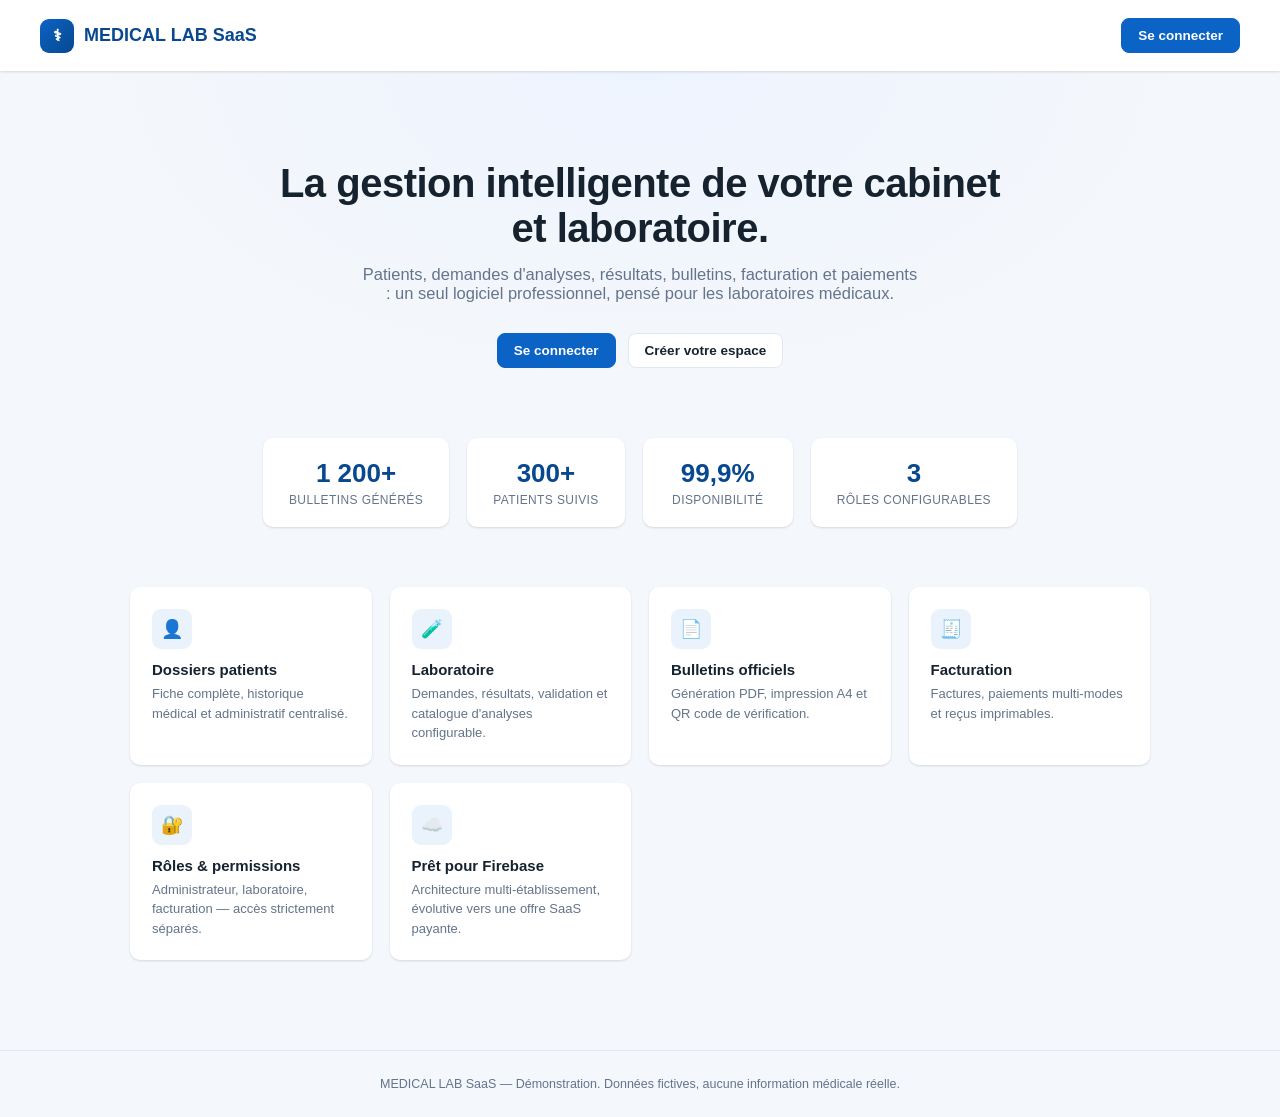
<file: index.html>
<!DOCTYPE html>
<html lang="fr">
<head>
<meta charset="UTF-8">
<meta name="viewport" content="width=device-width, initial-scale=1.0">
<title>MEDICAL LAB SaaS — Gestion de cabinet médical & laboratoire</title>
<link rel="stylesheet" href="css/main.css">
</head>
<body>
<div class="landing-nav">
  <div class="brand"><span class="logo-dot">⚕</span> MEDICAL LAB SaaS</div>
  <div><a href="login.html" class="btn btn-primary">Se connecter</a></div>
</div>

<section class="hero">
  <h1>La gestion intelligente de votre cabinet et laboratoire.</h1>
  <p class="lead">Patients, demandes d'analyses, résultats, bulletins, facturation et paiements : un seul logiciel professionnel, pensé pour les laboratoires médicaux.</p>
  <div class="cta">
    <a href="login.html" class="btn btn-primary">Se connecter</a>
    <a href="login.html" class="btn">Créer votre espace</a>
  </div>
</section>

<div class="stats-row">
  <div class="stat-card"><div class="num">1 200+</div><div class="lbl">Bulletins générés</div></div>
  <div class="stat-card"><div class="num">300+</div><div class="lbl">Patients suivis</div></div>
  <div class="stat-card"><div class="num">99,9%</div><div class="lbl">Disponibilité</div></div>
  <div class="stat-card"><div class="num">3</div><div class="lbl">Rôles configurables</div></div>
</div>

<div class="features">
  <div class="feature-card"><div class="ico">👤</div><h4>Dossiers patients</h4><p>Fiche complète, historique médical et administratif centralisé.</p></div>
  <div class="feature-card"><div class="ico">🧪</div><h4>Laboratoire</h4><p>Demandes, résultats, validation et catalogue d'analyses configurable.</p></div>
  <div class="feature-card"><div class="ico">📄</div><h4>Bulletins officiels</h4><p>Génération PDF, impression A4 et QR code de vérification.</p></div>
  <div class="feature-card"><div class="ico">🧾</div><h4>Facturation</h4><p>Factures, paiements multi-modes et reçus imprimables.</p></div>
  <div class="feature-card"><div class="ico">🔐</div><h4>Rôles & permissions</h4><p>Administrateur, laboratoire, facturation — accès strictement séparés.</p></div>
  <div class="feature-card"><div class="ico">☁️</div><h4>Prêt pour Firebase</h4><p>Architecture multi-établissement, évolutive vers une offre SaaS payante.</p></div>
</div>

<div class="landing-footer">MEDICAL LAB SaaS — Démonstration. Données fictives, aucune information médicale réelle.</div>
</body>
</html>
</file>
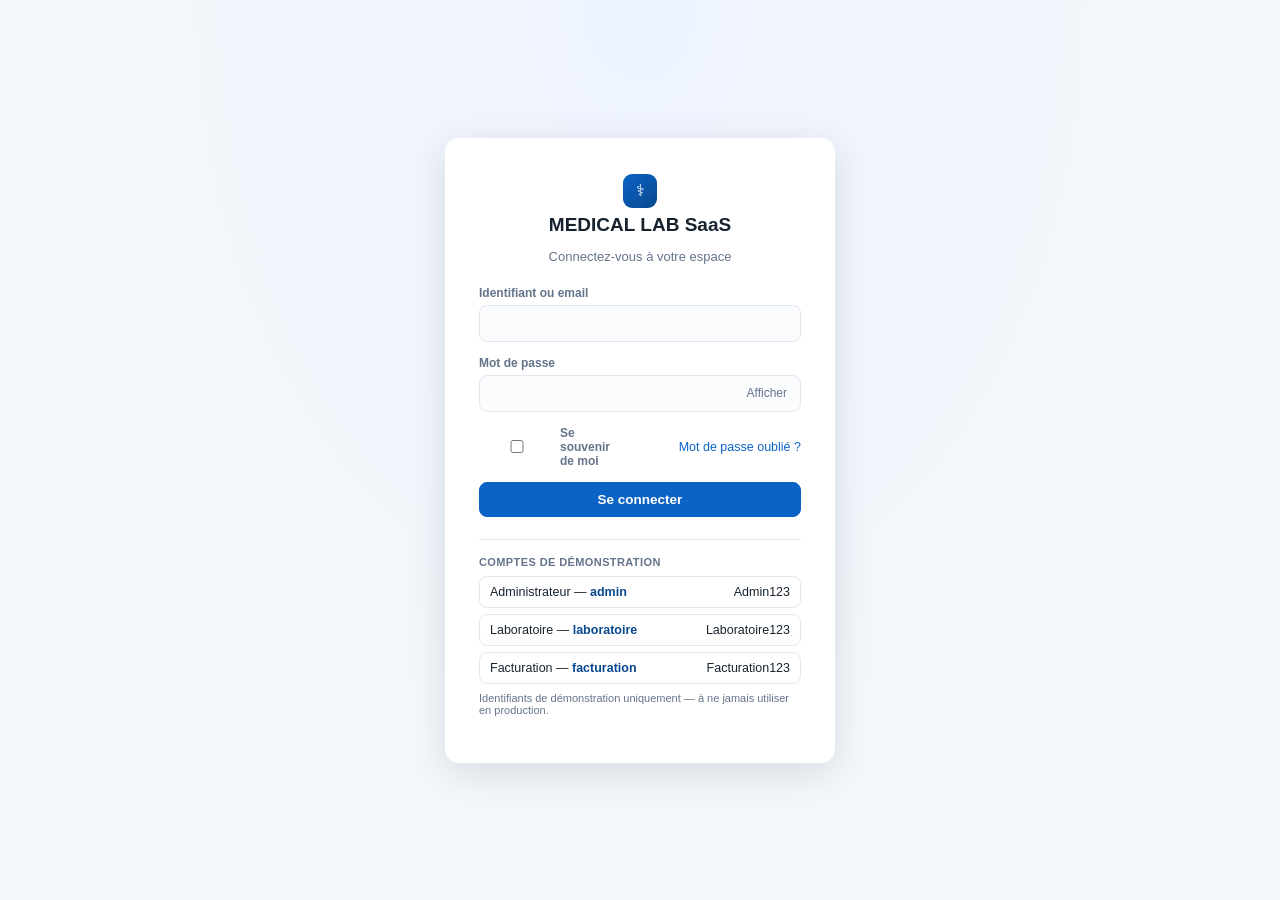
<file: dashboard.html>
<!DOCTYPE html>
<html lang="fr">
<head>
<meta charset="UTF-8">
<meta name="viewport" content="width=device-width, initial-scale=1.0">
<title>Tableau de bord — MEDICAL LAB SaaS</title>
<link rel="stylesheet" href="css/main.css">
</head>
<body>
<div class="shell">
  <aside class="sidebar" id="sidebar"></aside>
  <div>
    <header class="topbar" id="topbar"></header>
    <main class="content" id="content"></main>
  </div>
</div>

<div class="modal-overlay" id="modalOverlay"></div>
<div id="toast"></div>

<script src="js/firebase-config.js"></script>
<script src="js/seed.js"></script>
<script src="js/store.js"></script>
<script src="js/auth.js"></script>
<script src="js/permissions.js"></script>
<script src="js/app.js"></script>
<script src="js/patients.js"></script>
<script src="js/analyses.js"></script>
<script src="js/requests.js"></script>
<script src="js/results.js"></script>
<script src="js/billing.js"></script>
<script src="js/payments.js"></script>
<script src="js/users.js"></script>
<script src="js/settings.js"></script>
<script src="js/logs.js"></script>
<script>bootApp();</script>
</body>
</html>
</file>
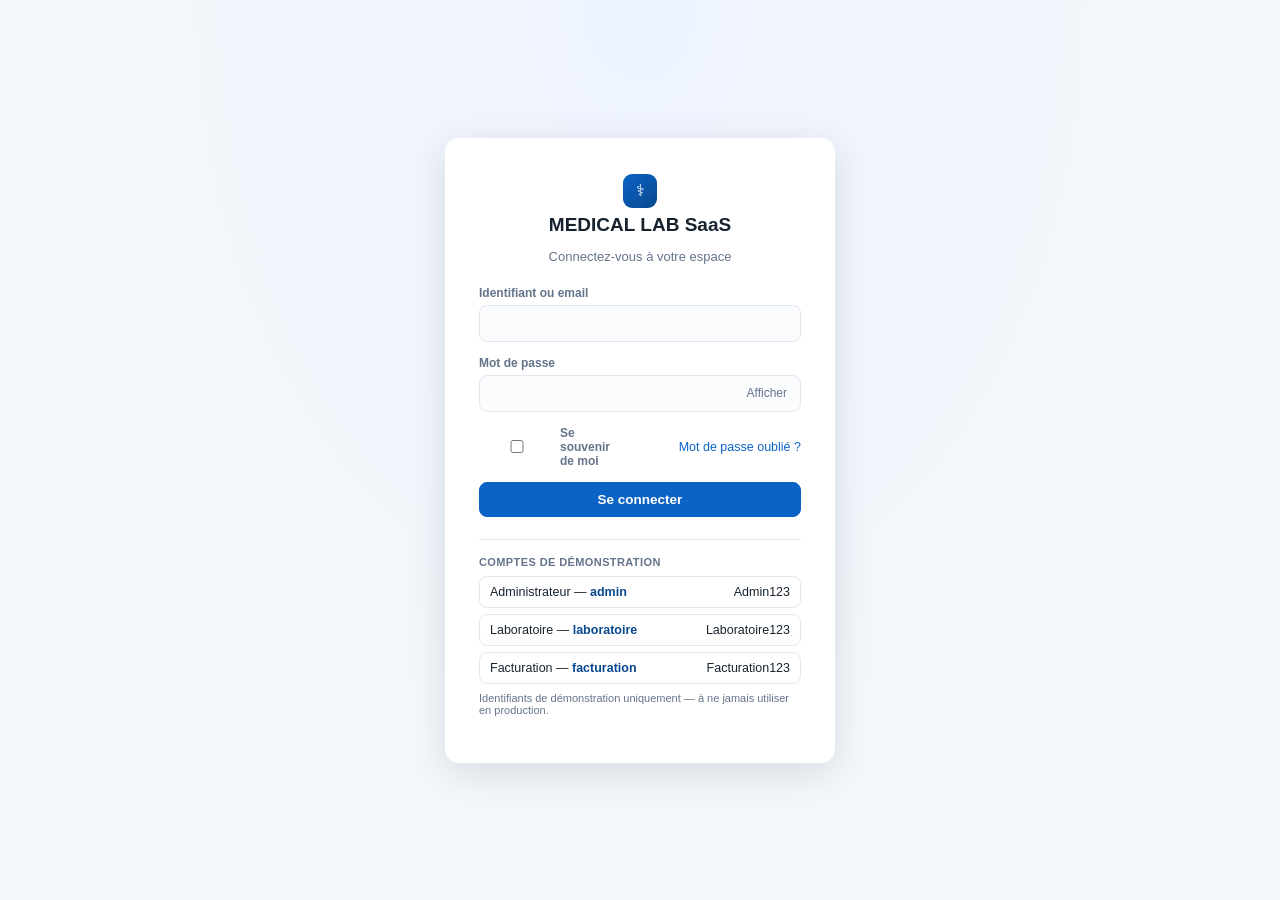
<file: login.html>
<!DOCTYPE html>
<html lang="fr">
<head>
<meta charset="UTF-8">
<meta name="viewport" content="width=device-width, initial-scale=1.0">
<title>Connexion — MEDICAL LAB SaaS</title>
<link rel="stylesheet" href="css/main.css">
</head>
<body>
<div class="auth-wrap">
  <div class="auth-card">
    <div class="brand"><span class="logo-dot">⚕</span></div>
    <h2>MEDICAL LAB SaaS</h2>
    <p class="sub">Connectez-vous à votre espace</p>

    <div class="auth-err" id="authErr"></div>
    <div class="field"><label>Identifiant ou email</label><input id="li_user" autocomplete="username"></div>
    <div class="field">
      <label>Mot de passe</label>
      <div class="pwd-wrap">
        <input id="li_pwd" type="password" autocomplete="current-password">
        <button type="button" onclick="togglePwd()">Afficher</button>
      </div>
    </div>
    <div class="field" style="display:flex; align-items:center; justify-content:space-between;">
      <label style="display:flex; align-items:center; gap:6px; margin:0;"><input type="checkbox" id="li_remember"> Se souvenir de moi</label>
      <a href="#" style="font-size:12.5px;" onclick="alert('Fonction de récupération à connecter à Firebase Authentication.'); return false;">Mot de passe oublié ?</a>
    </div>
    <button class="btn btn-primary" style="width:100%; justify-content:center;" onclick="doLogin()" id="loginBtn">Se connecter</button>

    <div class="demo-accounts">
      <div class="dtitle">Comptes de démonstration</div>
      <div class="demo-chip" onclick="fillDemo('admin','Admin123')"><span>Administrateur — <b>admin</b></span><span>Admin123</span></div>
      <div class="demo-chip" onclick="fillDemo('laboratoire','Laboratoire123')"><span>Laboratoire — <b>laboratoire</b></span><span>Laboratoire123</span></div>
      <div class="demo-chip" onclick="fillDemo('facturation','Facturation123')"><span>Facturation — <b>facturation</b></span><span>Facturation123</span></div>
      <p style="font-size:11px; color:var(--sub); margin-top:8px;">Identifiants de démonstration uniquement — à ne jamais utiliser en production.</p>
    </div>
  </div>
</div>
<div id="toast"></div>

<script src="js/firebase-config.js"></script>
<script src="js/seed.js"></script>
<script src="js/store.js"></script>
<script src="js/auth.js"></script>
<script>
function fillDemo(u,p){ document.getElementById('li_user').value=u; document.getElementById('li_pwd').value=p; }
function togglePwd(){
  const i = document.getElementById('li_pwd');
  i.type = i.type==='password' ? 'text' : 'password';
}
function showErr(msg){
  const e = document.getElementById('authErr');
  e.textContent = msg; e.style.display = 'block';
}
async function doLogin(){
  const btn = document.getElementById('loginBtn');
  const user = document.getElementById('li_user').value.trim();
  const pwd = document.getElementById('li_pwd').value;
  document.getElementById('authErr').style.display='none';
  if(!user || !pwd){ showErr('Veuillez renseigner votre identifiant et votre mot de passe.'); return; }
  btn.disabled = true; btn.innerHTML = '<span class="spinner"></span> Connexion…';
  try{
    await Auth.login(user, pwd, document.getElementById('li_remember').checked);
    window.location.href = 'dashboard.html';
  }catch(err){
    showErr(err.message || 'Erreur de connexion.');
    btn.disabled = false; btn.textContent = 'Se connecter';
  }
}
document.getElementById('li_pwd').addEventListener('keydown', e=>{ if(e.key==='Enter') doLogin(); });
if(Auth.getSession()) window.location.href = 'dashboard.html';
</script>
</body>
</html>
</file>
<file: css/main.css>
:root{
  --blue:#0b63c5; --blue-dark:#08488f; --blue-light:#eaf2fc;
  --ink:#16232f; --sub:#64748b; --line:#e2e8f0; --bg:#f4f7fb; --paper:#ffffff;
  --ok:#16a34a; --ok-bg:#e9f9ef; --warn:#d97706; --warn-bg:#fef6e7;
  --bad:#dc2626; --bad-bg:#fdeaea;
  --radius:10px; --shadow:0 1px 3px rgba(16,24,40,.08), 0 1px 2px rgba(16,24,40,.06);
}
*{box-sizing:border-box;}
html,body{height:100%;}
body{margin:0; font-family:'Inter','Segoe UI',Arial,sans-serif; background:var(--bg); color:var(--ink); -webkit-font-smoothing:antialiased;}
a{color:var(--blue); text-decoration:none;}
button{font-family:inherit;}
h1,h2,h3,h4{margin:0 0 6px;}
.hidden{display:none !important;}

/* ---------- Buttons ---------- */
.btn{display:inline-flex; align-items:center; gap:6px; padding:9px 16px; border-radius:8px; border:1px solid var(--line); background:#fff; color:var(--ink); font-size:13.5px; font-weight:600; cursor:pointer; transition:.15s;}
.btn:hover{background:#f1f5f9;}
.btn-primary{background:var(--blue); border-color:var(--blue); color:#fff;}
.btn-primary:hover{background:var(--blue-dark);}
.btn-danger{color:var(--bad); border-color:#f3c9c6;}
.btn-danger:hover{background:var(--bad-bg);}
.btn-sm{padding:6px 10px; font-size:12.5px;}
.btn-ghost{background:transparent; border-color:transparent;}

/* ---------- Landing ---------- */
.landing-nav{display:flex; align-items:center; justify-content:space-between; padding:18px 40px; background:#fff; box-shadow:var(--shadow); position:sticky; top:0; z-index:20;}
.landing-nav .brand{display:flex; align-items:center; gap:10px; font-weight:800; font-size:18px; color:var(--blue-dark);}
.brand .logo-dot{width:34px; height:34px; border-radius:9px; background:linear-gradient(135deg,var(--blue),var(--blue-dark)); display:flex; align-items:center; justify-content:center; color:#fff; font-size:16px;}
.hero{padding:90px 40px 70px; text-align:center; background:radial-gradient(ellipse at top, #eef4ff 0%, var(--bg) 60%);}
.hero h1{font-size:40px; letter-spacing:-.5px; max-width:760px; margin:0 auto 14px;}
.hero p.lead{font-size:16.5px; color:var(--sub); max-width:560px; margin:0 auto 30px;}
.hero .cta{display:flex; gap:12px; justify-content:center;}
.stats-row{display:flex; gap:18px; justify-content:center; flex-wrap:wrap; padding:0 40px 60px;}
.stat-card{background:#fff; border-radius:var(--radius); box-shadow:var(--shadow); padding:20px 26px; min-width:150px; text-align:center;}
.stat-card .num{font-size:26px; font-weight:800; color:var(--blue-dark);}
.stat-card .lbl{font-size:12px; color:var(--sub); text-transform:uppercase; letter-spacing:.4px; margin-top:4px;}
.features{display:grid; grid-template-columns:repeat(auto-fit,minmax(230px,1fr)); gap:18px; max-width:1100px; margin:0 auto; padding:0 40px 90px;}
.feature-card{background:#fff; border-radius:var(--radius); box-shadow:var(--shadow); padding:22px;}
.feature-card .ico{width:40px; height:40px; border-radius:9px; background:var(--blue-light); color:var(--blue-dark); display:flex; align-items:center; justify-content:center; font-size:18px; margin-bottom:12px;}
.feature-card h4{font-size:15px;}
.feature-card p{font-size:13px; color:var(--sub); line-height:1.5; margin:0;}
.landing-footer{text-align:center; padding:26px; color:var(--sub); font-size:12.5px; border-top:1px solid var(--line);}

/* ---------- Auth ---------- */
.auth-wrap{min-height:100vh; display:flex; align-items:center; justify-content:center; background:radial-gradient(ellipse at top, #eef4ff 0%, var(--bg) 60%); padding:20px;}
.auth-card{background:#fff; border-radius:14px; box-shadow:0 10px 40px rgba(16,24,40,.12); padding:36px 34px; width:100%; max-width:390px;}
.auth-card .brand{display:flex; align-items:center; gap:10px; justify-content:center; margin-bottom:6px;}
.auth-card h2{text-align:center; font-size:19px;}
.auth-card p.sub{text-align:center; color:var(--sub); font-size:13px; margin-bottom:22px;}
.field{margin-bottom:14px;}
.field label{display:block; font-size:12px; font-weight:600; color:var(--sub); margin-bottom:5px;}
.field input, .field select, .field textarea{width:100%; border:1px solid var(--line); border-radius:8px; padding:10px 12px; font-size:13.5px; font-family:inherit; background:#fbfcfe;}
.field input:focus, .field select:focus, .field textarea:focus{outline:none; border-color:var(--blue); background:#fff;}
.pwd-wrap{position:relative;}
.pwd-wrap button{position:absolute; right:8px; top:50%; transform:translateY(-50%); background:none; border:none; cursor:pointer; font-size:12px; color:var(--sub);}
.auth-err{background:var(--bad-bg); color:var(--bad); font-size:12.5px; padding:9px 12px; border-radius:7px; margin-bottom:14px; display:none;}
.demo-accounts{margin-top:22px; border-top:1px solid var(--line); padding-top:16px;}
.demo-accounts .dtitle{font-size:11px; text-transform:uppercase; color:var(--sub); font-weight:700; margin-bottom:8px; letter-spacing:.4px;}
.demo-chip{display:flex; justify-content:space-between; align-items:center; padding:8px 10px; border:1px solid var(--line); border-radius:8px; margin-bottom:6px; font-size:12.5px; cursor:pointer;}
.demo-chip:hover{background:var(--blue-light);}
.demo-chip b{color:var(--blue-dark);}
.spinner{width:15px; height:15px; border:2px solid #ffffff66; border-top-color:#fff; border-radius:50%; animation:spin .7s linear infinite; display:inline-block;}
@keyframes spin{to{transform:rotate(360deg);}}

/* ---------- App shell ---------- */
.shell{display:grid; grid-template-columns:250px 1fr; min-height:100vh;}
.sidebar{background:#0e2036; color:#dbe6f5; display:flex; flex-direction:column; position:sticky; top:0; height:100vh; overflow-y:auto;}
.sidebar .brand{display:flex; align-items:center; gap:10px; padding:20px 18px; font-weight:800; color:#fff; border-bottom:1px solid #ffffff14;}
.sidebar nav{flex:1; padding:14px 10px;}
.nav-item{display:flex; align-items:center; gap:10px; padding:10px 12px; border-radius:8px; font-size:13.5px; font-weight:600; color:#b9c7db; cursor:pointer; margin-bottom:2px;}
.nav-item .ico{width:18px; text-align:center;}
.nav-item:hover{background:#ffffff10; color:#fff;}
.nav-item.active{background:var(--blue); color:#fff;}
.nav-section{font-size:10px; text-transform:uppercase; letter-spacing:.5px; color:#5f7290; padding:14px 12px 6px;}
.sidebar .user-box{padding:14px 16px; border-top:1px solid #ffffff14; font-size:12.5px;}
.sidebar .user-box .uname{color:#fff; font-weight:700;}
.sidebar .user-box .urole{color:#8fa5c2; text-transform:capitalize;}
.sidebar .logout{margin-top:8px; display:block; width:100%; text-align:left; background:none; border:none; color:#f3a1a1; font-size:12.5px; cursor:pointer; padding:0;}

.topbar{background:#fff; border-bottom:1px solid var(--line); display:flex; align-items:center; gap:16px; padding:12px 22px; position:sticky; top:0; z-index:10;}
.topbar .search{flex:1; max-width:440px; position:relative;}
.topbar .search input{width:100%; padding:9px 12px 9px 34px; border:1px solid var(--line); border-radius:8px; font-size:13px; background:var(--bg);}
.topbar .search .ic{position:absolute; left:11px; top:50%; transform:translateY(-50%); color:var(--sub); font-size:13px;}
.topbar .menu-btn{display:none; background:none; border:none; font-size:18px; cursor:pointer;}
.topbar .spacer{flex:1;}
.topbar .tb-item{position:relative; cursor:pointer; font-size:17px; color:var(--sub); padding:6px;}
.badge-dot{position:absolute; top:2px; right:2px; width:8px; height:8px; border-radius:50%; background:var(--bad); border:2px solid #fff;}
.topbar .tb-date{font-size:12.5px; color:var(--sub);}
#searchResults{display:none; position:absolute; top:40px; left:0; right:0; background:#fff; border:1px solid var(--line); border-radius:8px; box-shadow:0 10px 30px rgba(0,0,0,.12); z-index:30; max-height:280px; overflow-y:auto;}
.sr-item{display:flex; justify-content:space-between; padding:9px 12px; font-size:12.5px; cursor:pointer; border-bottom:1px solid var(--line);}
.sr-item:last-child{border-bottom:none;}
.sr-item:hover{background:var(--blue-light);}
.sr-item span{color:var(--sub); font-size:11px;}
.content{padding:22px; max-width:1400px; width:100%;}

/* ---------- Cards / stats ---------- */
.grid-stats{display:grid; grid-template-columns:repeat(auto-fit,minmax(190px,1fr)); gap:14px; margin-bottom:20px;}
.kpi{background:#fff; border-radius:var(--radius); box-shadow:var(--shadow); padding:18px 20px;}
.kpi .kpi-top{display:flex; justify-content:space-between; align-items:flex-start;}
.kpi .kpi-ico{width:34px; height:34px; border-radius:8px; display:flex; align-items:center; justify-content:center; background:var(--blue-light); color:var(--blue-dark); font-size:15px;}
.kpi .kpi-val{font-size:24px; font-weight:800; margin-top:10px;}
.kpi .kpi-lbl{font-size:12px; color:var(--sub); margin-top:2px;}

.card{background:#fff; border-radius:var(--radius); box-shadow:var(--shadow); padding:20px; margin-bottom:18px;}
.card-head{display:flex; align-items:center; justify-content:space-between; margin-bottom:14px; flex-wrap:wrap; gap:10px;}
.card-head h3{font-size:15px;}
.toolbar-row{display:flex; gap:8px; flex-wrap:wrap; align-items:center;}
.toolbar-row input, .toolbar-row select{padding:8px 10px; border:1px solid var(--line); border-radius:7px; font-size:13px; background:var(--bg);}

table.tbl{width:100%; border-collapse:collapse; font-size:13px;}
table.tbl th{text-align:left; padding:9px 10px; font-size:10.5px; text-transform:uppercase; color:var(--sub); border-bottom:2px solid var(--line); letter-spacing:.3px; white-space:nowrap;}
table.tbl td{padding:9px 10px; border-bottom:1px solid var(--line); vertical-align:middle;}
table.tbl tr:hover td{background:#fafcff;}
.badge{display:inline-block; padding:3px 9px; border-radius:20px; font-size:11px; font-weight:700;}
.badge.ok{background:var(--ok-bg); color:var(--ok);}
.badge.warn{background:var(--warn-bg); color:var(--warn);}
.badge.bad{background:var(--bad-bg); color:var(--bad);}
.badge.gray{background:#eef1f5; color:var(--sub);}
.empty-state{text-align:center; padding:40px 10px; color:var(--sub); font-size:13.5px;}
.pagination{display:flex; gap:6px; justify-content:flex-end; margin-top:12px;}
.pagination button{border:1px solid var(--line); background:#fff; padding:5px 10px; border-radius:6px; font-size:12px; cursor:pointer;}
.pagination button.active{background:var(--blue); color:#fff; border-color:var(--blue);}

/* ---------- Tabs ---------- */
.tabbar{display:flex; gap:4px; border-bottom:2px solid var(--line); margin-bottom:16px; flex-wrap:wrap;}
.tabbar button{border:none; background:transparent; padding:10px 16px; font-size:13px; font-weight:700; color:var(--sub); cursor:pointer; border-bottom:3px solid transparent; margin-bottom:-2px;}
.tabbar button.active{color:var(--blue-dark); border-bottom-color:var(--blue);}

/* ---------- Modal ---------- */
.modal-overlay{position:fixed; inset:0; background:rgba(10,20,35,.5); display:none; align-items:center; justify-content:center; z-index:100; padding:16px;}
.modal-overlay.open{display:flex;}
.modal{background:#fff; border-radius:12px; width:100%; max-width:560px; max-height:90vh; overflow-y:auto; box-shadow:0 20px 60px rgba(0,0,0,.25);}
.modal.wide{max-width:820px;}
.modal-head{display:flex; justify-content:space-between; align-items:center; padding:18px 22px; border-bottom:1px solid var(--line);}
.modal-head h3{font-size:16px;}
.modal-head button{background:none; border:none; font-size:18px; cursor:pointer; color:var(--sub);}
.modal-body{padding:20px 22px;}
.modal-foot{display:flex; justify-content:flex-end; gap:8px; padding:16px 22px; border-top:1px solid var(--line);}
.grid2{display:grid; grid-template-columns:1fr 1fr; gap:0 14px;}
.grid3{display:grid; grid-template-columns:1fr 1fr 1fr; gap:0 14px;}
@media(max-width:560px){.grid2,.grid3{grid-template-columns:1fr;}}

/* ---------- Toast ---------- */
#toast{position:fixed; bottom:22px; left:50%; transform:translateX(-50%); background:#16232f; color:#fff; padding:11px 20px; border-radius:8px; font-size:13px; display:none; z-index:200; box-shadow:0 8px 24px rgba(0,0,0,.25);}

/* ---------- Confirm ---------- */
.confirm-box{max-width:380px;}

/* ---------- Responsive ---------- */
@media(max-width:900px){
  .shell{grid-template-columns:1fr;}
  .sidebar{position:fixed; left:-260px; top:0; width:250px; z-index:60; transition:.2s; box-shadow:0 0 30px rgba(0,0,0,.3);}
  .sidebar.open{left:0;}
  .topbar .menu-btn{display:block;}
  .grid-stats{grid-template-columns:1fr 1fr;}
}
@media(max-width:520px){
  .grid-stats{grid-template-columns:1fr;}
  .hero h1{font-size:28px;}
  table.tbl{display:block; overflow-x:auto; white-space:nowrap;}
}

.print-only{display:none;}
</file>
